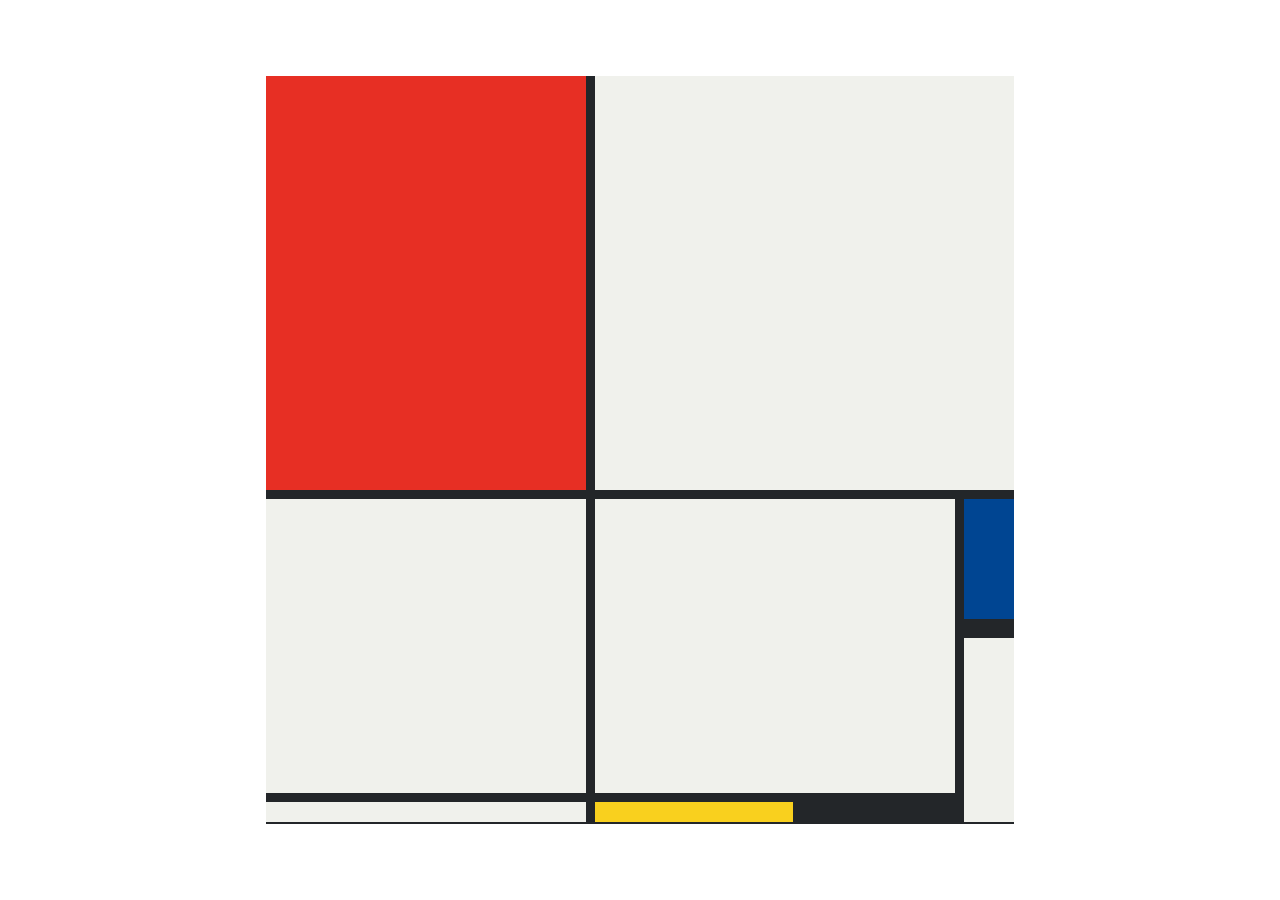
<file: 10.3 Mondrian Project/10.3 Mondrian Project/index.html>
<!DOCTYPE html>
<html lang="en">

<head>
  <meta charset="UTF-8">
  <meta name="viewport" content="width=device-width, initial-scale=1.0">
  <title>Mondrian Project</title>
  <style>
        body{
          display: flex;
          justify-content: center;
          align-items: center;
          height: 100vh;
          margin: 0;
          padding: 0;
      }
      .container{
            height: 748px;
            width: 748px;
            display: grid;
            background-color: #232629;
            grid-template-columns: 320px 198px 153px 50px;
            grid-template-rows: 414px 130px 155px 20px;
            gap: 9px;
      }
      .item{
        background-color: #F0F1EC;
      }

      .red{
        background-color: #E72F24;
      }

      .white1{
          grid-column: span 3;
      }

      .white2{
        grid-row: span 2;
      }
      .white3{
        grid-area: 2 / 2/ 4 /4
      }
      .blue{
        background-color: #004592;
        border-bottom: 10px solid #232629;
      }
      .white4{
        grid-row: span 2;
      }
      .yellow{
        background-color: #F9D01E;
      }
      .black{
        background-color: #232629;
      }
  </style>
</head>

<body>
  <div class="container">
    <div class="item red"></div>
    <div class="item white1"></div>
    <div class="item white2"></div>
    <div class="item white3"></div>
    
    <div class="item blue"></div>
    <div class="item white4"></div>

    <div class="item"></div>
    <div class="item yellow"></div>
    <div class="item black"></div>

</body>
</html>
</file>
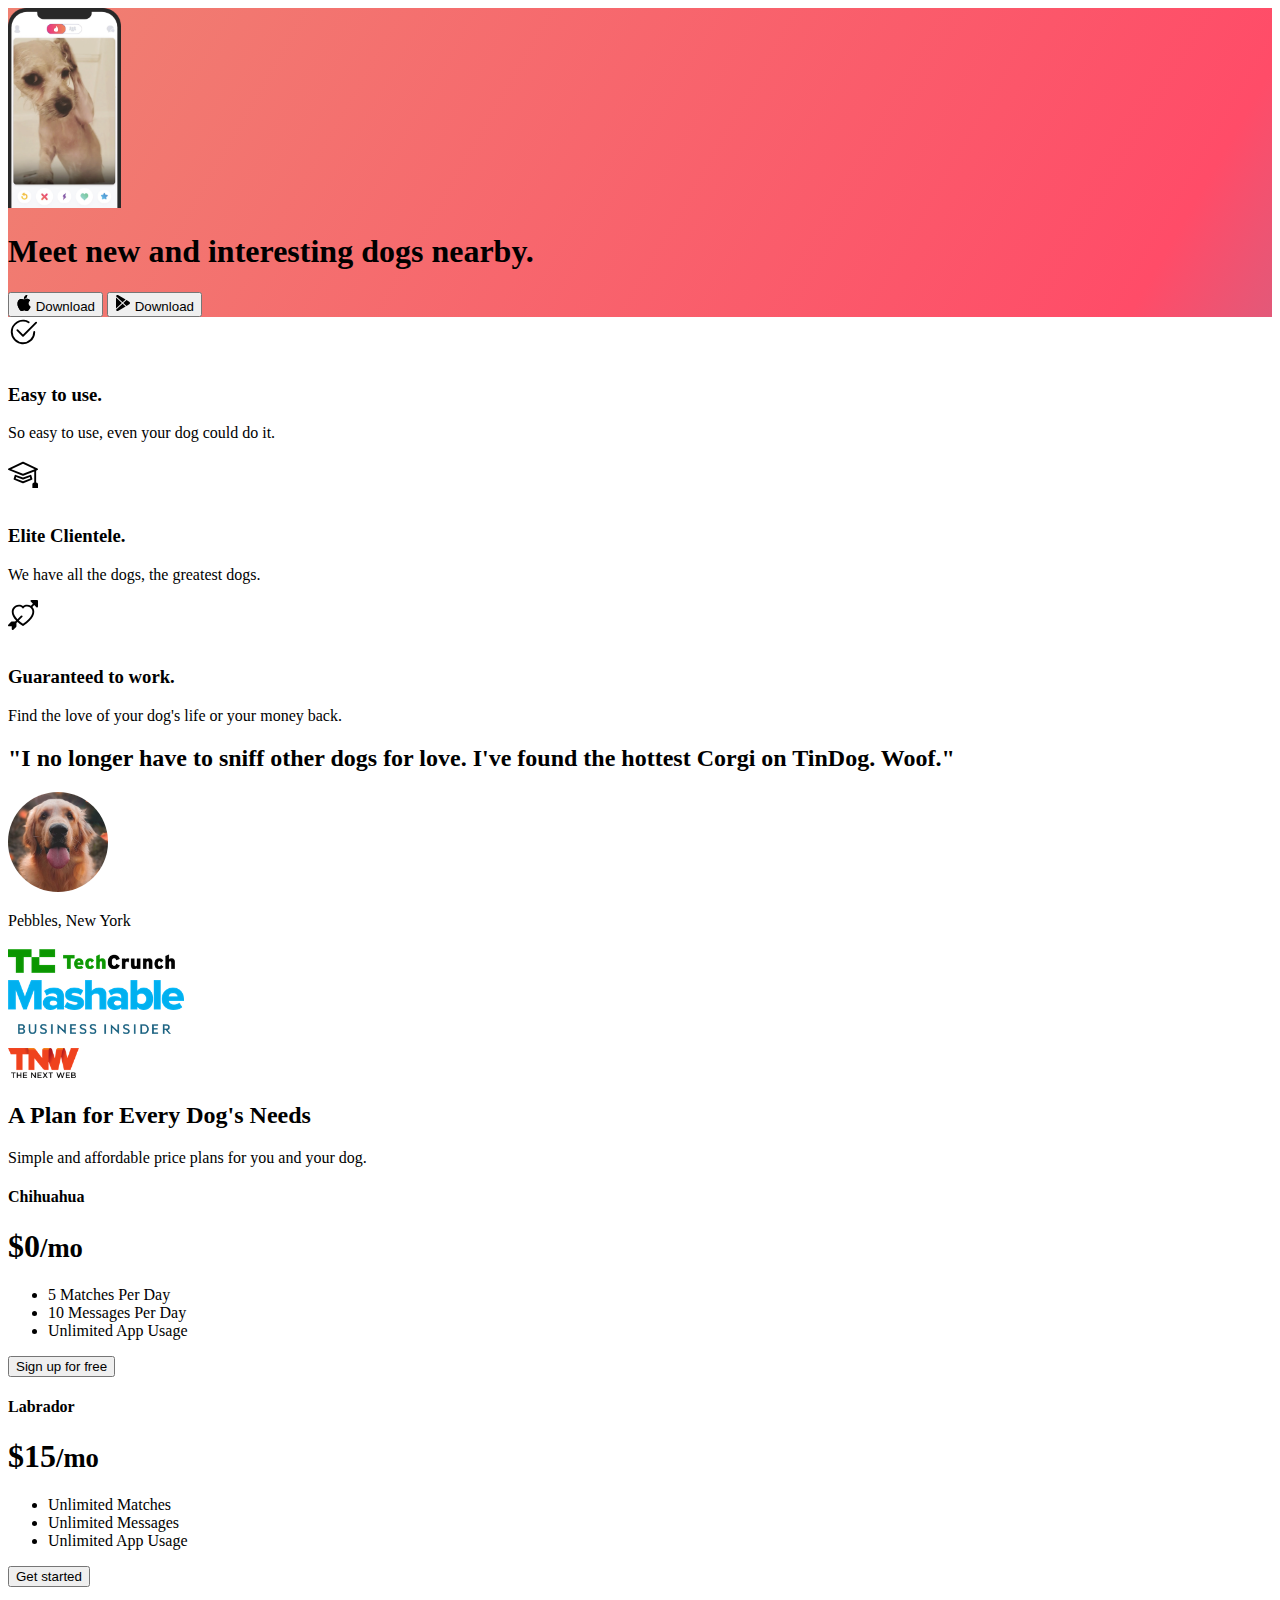
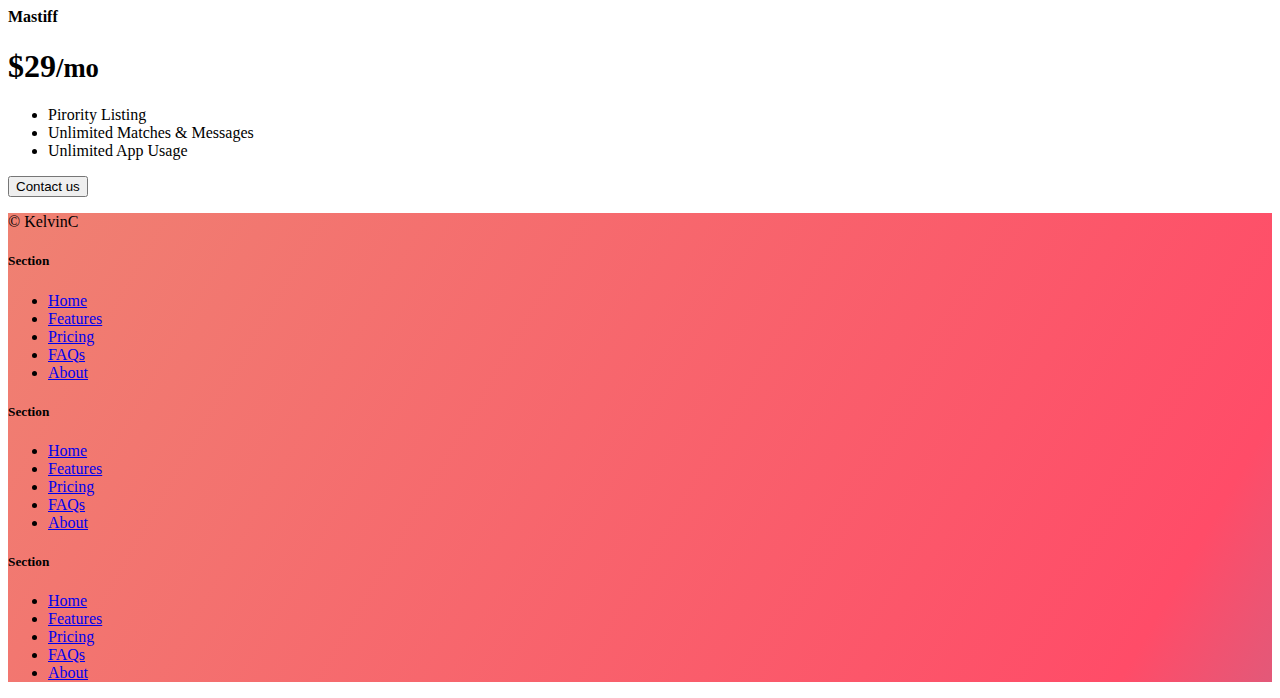
<file: 11.3 TinDog Project_H0_Mark_Anthony/11.3 TinDog Project/index.html>
<!DOCTYPE html>
<html lang="en">

<head>
  <meta charset="UTF-8">
  <meta name="viewport" content="width=device-width, initial-scale=1.0">
  <title>TinDog</title>
  <link href="https://cdn.jsdelivr.net/npm/bootstrap@5.3.0-alpha3/dist/css/bootstrap.min.css" rel="stylesheet"
  integrity="sha384-KK94CHFLLe+nY2dmCWGMq91rCGa5gtU4mk92HdvYe+M/SXH301p5ILy+dN9+nJOZ" crossorigin="anonymous">
<link rel="stylesheet" href="./css/style.css">
</head>

<body>

  <!-- Title -->
  <section id="title"  class="gradient-background">
    <div class="container col-xxl-8 px-4 pt-5">
      <div class="row flex-lg-row-reverse align-items-center g-5 pt-5">
        <div class="col-10 col-sm-8 col-lg-6">
          <img src="./images/iphone.png" class="d-block mx-lg-auto img-fluid" alt="Bootstrap Themes" height="200"
            loading="lazy">
        </div>
        <div class="col-lg-6">
          <h1 class="display-5 fw-bold text-body-emphasis lh-1 mb-3">Meet new and interesting dogs nearby.</h1>

          <div class="d-grid gap-2 d-md-flex justify-content-md-start">
            <button type="button" class="btn btn-light btn-lg px-4 me-md-2"><svg xmlns="http://www.w3.org/2000/svg"
                width="16" height="16" fill="currentColor" class="bi bi-apple mb-1" viewBox="0 0 16 16">
                <path
                  d="M11.182.008C11.148-.03 9.923.023 8.857 1.18c-1.066 1.156-.902 2.482-.878 2.516.024.034 1.52.087 2.475-1.258.955-1.345.762-2.391.728-2.43Zm3.314 11.733c-.048-.096-2.325-1.234-2.113-3.422.212-2.189 1.675-2.789 1.698-2.854.023-.065-.597-.79-1.254-1.157a3.692 3.692 0 0 0-1.563-.434c-.108-.003-.483-.095-1.254.116-.508.139-1.653.589-1.968.607-.316.018-1.256-.522-2.267-.665-.647-.125-1.333.131-1.824.328-.49.196-1.422.754-2.074 2.237-.652 1.482-.311 3.83-.067 4.56.244.729.625 1.924 1.273 2.796.576.984 1.34 1.667 1.659 1.899.319.232 1.219.386 1.843.067.502-.308 1.408-.485 1.766-.472.357.013 1.061.154 1.782.539.571.197 1.111.115 1.652-.105.541-.221 1.324-1.059 2.238-2.758.347-.79.505-1.217.473-1.282Z" />
                <path
                  d="M11.182.008C11.148-.03 9.923.023 8.857 1.18c-1.066 1.156-.902 2.482-.878 2.516.024.034 1.52.087 2.475-1.258.955-1.345.762-2.391.728-2.43Zm3.314 11.733c-.048-.096-2.325-1.234-2.113-3.422.212-2.189 1.675-2.789 1.698-2.854.023-.065-.597-.79-1.254-1.157a3.692 3.692 0 0 0-1.563-.434c-.108-.003-.483-.095-1.254.116-.508.139-1.653.589-1.968.607-.316.018-1.256-.522-2.267-.665-.647-.125-1.333.131-1.824.328-.49.196-1.422.754-2.074 2.237-.652 1.482-.311 3.83-.067 4.56.244.729.625 1.924 1.273 2.796.576.984 1.34 1.667 1.659 1.899.319.232 1.219.386 1.843.067.502-.308 1.408-.485 1.766-.472.357.013 1.061.154 1.782.539.571.197 1.111.115 1.652-.105.541-.221 1.324-1.059 2.238-2.758.347-.79.505-1.217.473-1.282Z" />
              </svg> Download</button>
            <button type="button" class="btn btn-outline-light btn-lg px-4"><svg xmlns="http://www.w3.org/2000/svg"
                width="16" height="16" fill="currentColor" class="bi bi-google-play mb-1" viewBox="0 0 16 16">
                <path
                  d="M14.222 9.374c1.037-.61 1.037-2.137 0-2.748L11.528 5.04 8.32 8l3.207 2.96 2.694-1.586Zm-3.595 2.116L7.583 8.68 1.03 14.73c.201 1.029 1.36 1.61 2.303 1.055l7.294-4.295ZM1 13.396V2.603L6.846 8 1 13.396ZM1.03 1.27l6.553 6.05 3.044-2.81L3.333.215C2.39-.341 1.231.24 1.03 1.27Z" />
              </svg> Download</button>
          </div>
        </div>
      </div>
    </div>
  </section>
  <!-- Features -->
  <section id="features">
    <div class="container mt-5">
      <div class="row g-4 py-5 row-cols-1 row-cols-lg-3">
        <div class="col d-flex align-items-start">
          <div
            class="icon-square text-body-emphasis bg-body-secondary d-inline-flex align-items-center justify-content-center fs-4 flex-shrink-0 me-3">
            <svg xmlns="http://www.w3.org/2000/svg" height="30" fill="currentColor" class="bi bi-check2-circle"
              viewBox="0 0 16 16">
              <path
                d="M2.5 8a5.5 5.5 0 0 1 8.25-4.764.5.5 0 0 0 .5-.866A6.5 6.5 0 1 0 14.5 8a.5.5 0 0 0-1 0 5.5 5.5 0 1 1-11 0z" />
              <path
                d="M15.354 3.354a.5.5 0 0 0-.708-.708L8 9.293 5.354 6.646a.5.5 0 1 0-.708.708l3 3a.5.5 0 0 0 .708 0l7-7z" />
            </svg>
          </div>
          <div>
            <h3 class="fs-2">Easy to use.</h3>
            <p>So easy to use, even your dog could do it.</p>

          </div>
        </div>
        <div class="col d-flex align-items-start">
          <div
            class="icon-square text-body-emphasis bg-body-secondary d-inline-flex align-items-center justify-content-center fs-4 flex-shrink-0 me-3">
            <svg xmlns="http://www.w3.org/2000/svg" height="30" fill="currentColor" class="bi bi-mortarboard"
              viewBox="0 0 16 16">
              <path
                d="M8.211 2.047a.5.5 0 0 0-.422 0l-7.5 3.5a.5.5 0 0 0 .025.917l7.5 3a.5.5 0 0 0 .372 0L14 7.14V13a1 1 0 0 0-1 1v2h3v-2a1 1 0 0 0-1-1V6.739l.686-.275a.5.5 0 0 0 .025-.917l-7.5-3.5ZM8 8.46 1.758 5.965 8 3.052l6.242 2.913L8 8.46Z" />
              <path
                d="M4.176 9.032a.5.5 0 0 0-.656.327l-.5 1.7a.5.5 0 0 0 .294.605l4.5 1.8a.5.5 0 0 0 .372 0l4.5-1.8a.5.5 0 0 0 .294-.605l-.5-1.7a.5.5 0 0 0-.656-.327L8 10.466 4.176 9.032Zm-.068 1.873.22-.748 3.496 1.311a.5.5 0 0 0 .352 0l3.496-1.311.22.748L8 12.46l-3.892-1.556Z" />
            </svg>
          </div>
          <div>
            <h3 class="fs-2">Elite Clientele.</h3>
            <p>We have all the dogs, the greatest dogs.</p>

          </div>
        </div>
        <div class="col d-flex align-items-start">
          <div
            class="icon-square text-body-emphasis bg-body-secondary d-inline-flex align-items-center justify-content-center fs-4 flex-shrink-0 me-3">
            <svg xmlns="http://www.w3.org/2000/svg" height="30" fill="currentColor" class="bi bi-arrow-through-heart"
              viewBox="0 0 16 16">
              <path fill-rule="evenodd"
                d="M2.854 15.854A.5.5 0 0 1 2 15.5V14H.5a.5.5 0 0 1-.354-.854l1.5-1.5A.5.5 0 0 1 2 11.5h1.793l.53-.53c-.771-.802-1.328-1.58-1.704-2.32-.798-1.575-.775-2.996-.213-4.092C3.426 2.565 6.18 1.809 8 3.233c1.25-.98 2.944-.928 4.212-.152L13.292 2 12.147.854A.5.5 0 0 1 12.5 0h3a.5.5 0 0 1 .5.5v3a.5.5 0 0 1-.854.354L14 2.707l-1.006 1.006c.236.248.44.531.6.845.562 1.096.585 2.517-.213 4.092-.793 1.563-2.395 3.288-5.105 5.08L8 13.912l-.276-.182a21.86 21.86 0 0 1-2.685-2.062l-.539.54V14a.5.5 0 0 1-.146.354l-1.5 1.5Zm2.893-4.894A20.419 20.419 0 0 0 8 12.71c2.456-1.666 3.827-3.207 4.489-4.512.679-1.34.607-2.42.215-3.185-.817-1.595-3.087-2.054-4.346-.761L8 4.62l-.358-.368c-1.259-1.293-3.53-.834-4.346.761-.392.766-.464 1.845.215 3.185.323.636.815 1.33 1.519 2.065l1.866-1.867a.5.5 0 1 1 .708.708L5.747 10.96Z" />
            </svg>
          </div>
          <div>
            <h3 class="fs-2">Guaranteed to work.</h3>
            <p>Find the love of your dog's life or your money back.</p>

          </div>
        </div>
      </div>
    </div>
  </section>
  <!-- Testimonial -->
  <section id="testimonial">
    <div class="my-5">
      <div class="p-5 text-center bg-body-tertiary">
        <div class="container py-5">
          <h2 class="text-body-emphasis">"I no longer have to sniff other dogs for love. I've found the hottest Corgi on
            TinDog. Woof."</h2>
          <img class="profile-img mt-5" src="./images/dog-img.jpg" alt="dog image">
          <p class="col-lg-8 mx-auto lead mt-2">
            Pebbles, New York
          </p>
        </div>

        <div class="container">
          <div class="row">
            <div class="col-lg-3 col-sm-12">
              <img src="./images/techcrunch.png" alt="techcrunch" height="30">
            </div>
            <div class="col-lg-3 col-sm-12">
              <img src="./images/mashable.png" alt="mashable" height="30">
            </div>
            <div class="col-lg-3 col-sm-12">
              <img src="./images/bizinsider.png" alt="bizinsider" height="30">
            </div>
            <div class="col-lg-3 col-sm-12">
              <img src="./images/tnw.png" alt="tnw" height="30">
            </div>
          </div>
        </div>
      </div>
    </div>

  </section>
  <!-- Pricing -->
  <section id="pricing">
    <div class="container">
      <div class="pricing-header p-3 pb-md-4 mx-auto text-center">
        <h2 class="display-4 fw-normal">A Plan for Every Dog's Needs</h2>
        <p class="fs-5 text-body-secondary">Simple and affordable price plans for you and your dog.
      </div>
      <div class="row row-cols-1 row-cols-md-3 mb-3 text-center">
        <div class="col">
          <div class="card mb-4 rounded-3 shadow-sm">
            <div class="card-header py-3">
              <h4 class="my-0 fw-normal">Chihuahua</h4>
            </div>
            <div class="card-body">
              <h1 class="card-title pricing-card-title">$0<small class="text-body-secondary fw-light">/mo</small></h1>
              <ul class="list-unstyled mt-3 mb-4">
                <li>5 Matches Per Day</li>
                <li>10 Messages Per Day</li>
                <li>Unlimited App Usage</li>
              </ul>
              <button type="button" class="w-100 btn btn-lg btn-outline-dark">Sign up for free</button>
            </div>
          </div>
        </div>
        <div class="col">
          <div class="card mb-4 rounded-3 shadow-sm">
            <div class="card-header py-3">
              <h4 class="my-0 fw-normal">Labrador</h4>
            </div>
            <div class="card-body">
              <h1 class="card-title pricing-card-title">$15<small class="text-body-secondary fw-light">/mo</small></h1>
              <ul class="list-unstyled mt-3 mb-4">
                <li>Unlimited Matches</li>
                <li>Unlimited Messages</li>
                <li>Unlimited App Usage</li>
              </ul>
              <button type="button" class="w-100 btn btn-lg btn-dark">Get started</button>
            </div>
          </div>
        </div>
        <div class="col">
          <div class="card mb-4 rounded-3 shadow-sm border-dark">
            <div class="card-header py-3 text-bg-dark border-dark">
              <h4 class="my-0 fw-normal">Mastiff</h4>
            </div>
            <div class="card-body">
              <h1 class="card-title pricing-card-title">$29<small class="text-body-secondary fw-light">/mo</small></h1>
              <ul class="list-unstyled mt-3 mb-4">
                <li>Pirority Listing</li>
                <li>Unlimited Matches & Messages</li>
                <li>Unlimited App Usage</li>
              </ul>
              <button type="button" class="w-100 btn btn-lg btn-dark">Contact us</button>
            </div>
          </div>
        </div>
      </div>
    </div>

  </section>
  <!-- Footer -->
  <section id="footer" class="gradient-background">
    <div class="container ">
      <footer class="row row-cols-1 row-cols-sm-2 row-cols-md-5 py-5 mt-5">
        <div class="col mb-3">

          <p class="text-body-secondary">© KelvinC

          </p>
        </div>

        <div class="col mb-3">

        </div>

        <div class="col mb-3">
          <h5>Section</h5>
          <ul class="nav flex-column">
            <li class="nav-item mb-2"><a href="#" class="nav-link p-0 text-body-secondary">Home</a></li>
            <li class="nav-item mb-2"><a href="#" class="nav-link p-0 text-body-secondary">Features</a></li>
            <li class="nav-item mb-2"><a href="#" class="nav-link p-0 text-body-secondary">Pricing</a></li>
            <li class="nav-item mb-2"><a href="#" class="nav-link p-0 text-body-secondary">FAQs</a></li>
            <li class="nav-item mb-2"><a href="#" class="nav-link p-0 text-body-secondary">About</a></li>
          </ul>
        </div>

        <div class="col mb-3">
          <h5>Section</h5>
          <ul class="nav flex-column">
            <li class="nav-item mb-2"><a href="#" class="nav-link p-0 text-body-secondary">Home</a></li>
            <li class="nav-item mb-2"><a href="#" class="nav-link p-0 text-body-secondary">Features</a></li>
            <li class="nav-item mb-2"><a href="#" class="nav-link p-0 text-body-secondary">Pricing</a></li>
            <li class="nav-item mb-2"><a href="#" class="nav-link p-0 text-body-secondary">FAQs</a></li>
            <li class="nav-item mb-2"><a href="#" class="nav-link p-0 text-body-secondary">About</a></li>
          </ul>
        </div>

        <div class="col mb-3">
          <h5>Section</h5>
          <ul class="nav flex-column">
            <li class="nav-item mb-2"><a href="#" class="nav-link p-0 text-body-secondary">Home</a></li>
            <li class="nav-item mb-2"><a href="#" class="nav-link p-0 text-body-secondary">Features</a></li>
            <li class="nav-item mb-2"><a href="#" class="nav-link p-0 text-body-secondary">Pricing</a></li>
            <li class="nav-item mb-2"><a href="#" class="nav-link p-0 text-body-secondary">FAQs</a></li>
            <li class="nav-item mb-2"><a href="#" class="nav-link p-0 text-body-secondary">About</a></li>
          </ul>
        </div>
      </footer>
    </div>

  </section>
</body>

</html>
</file>
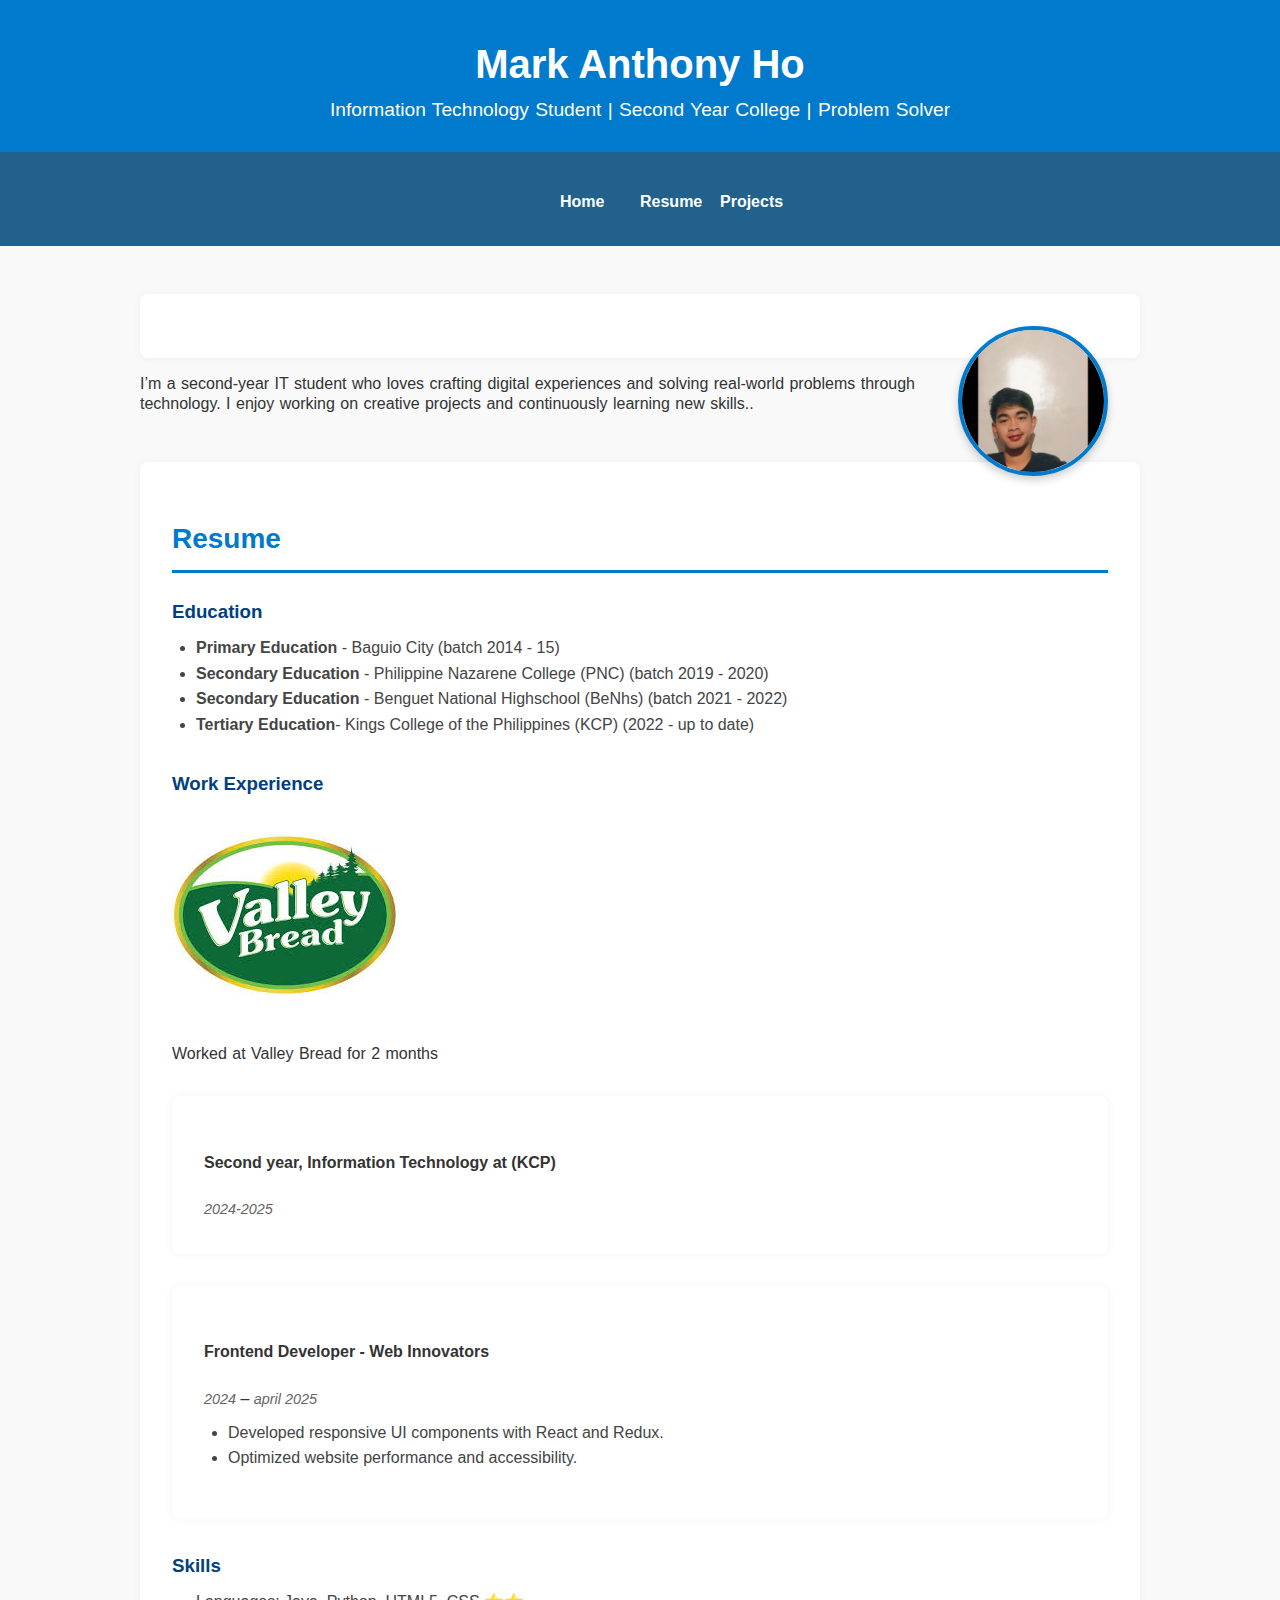
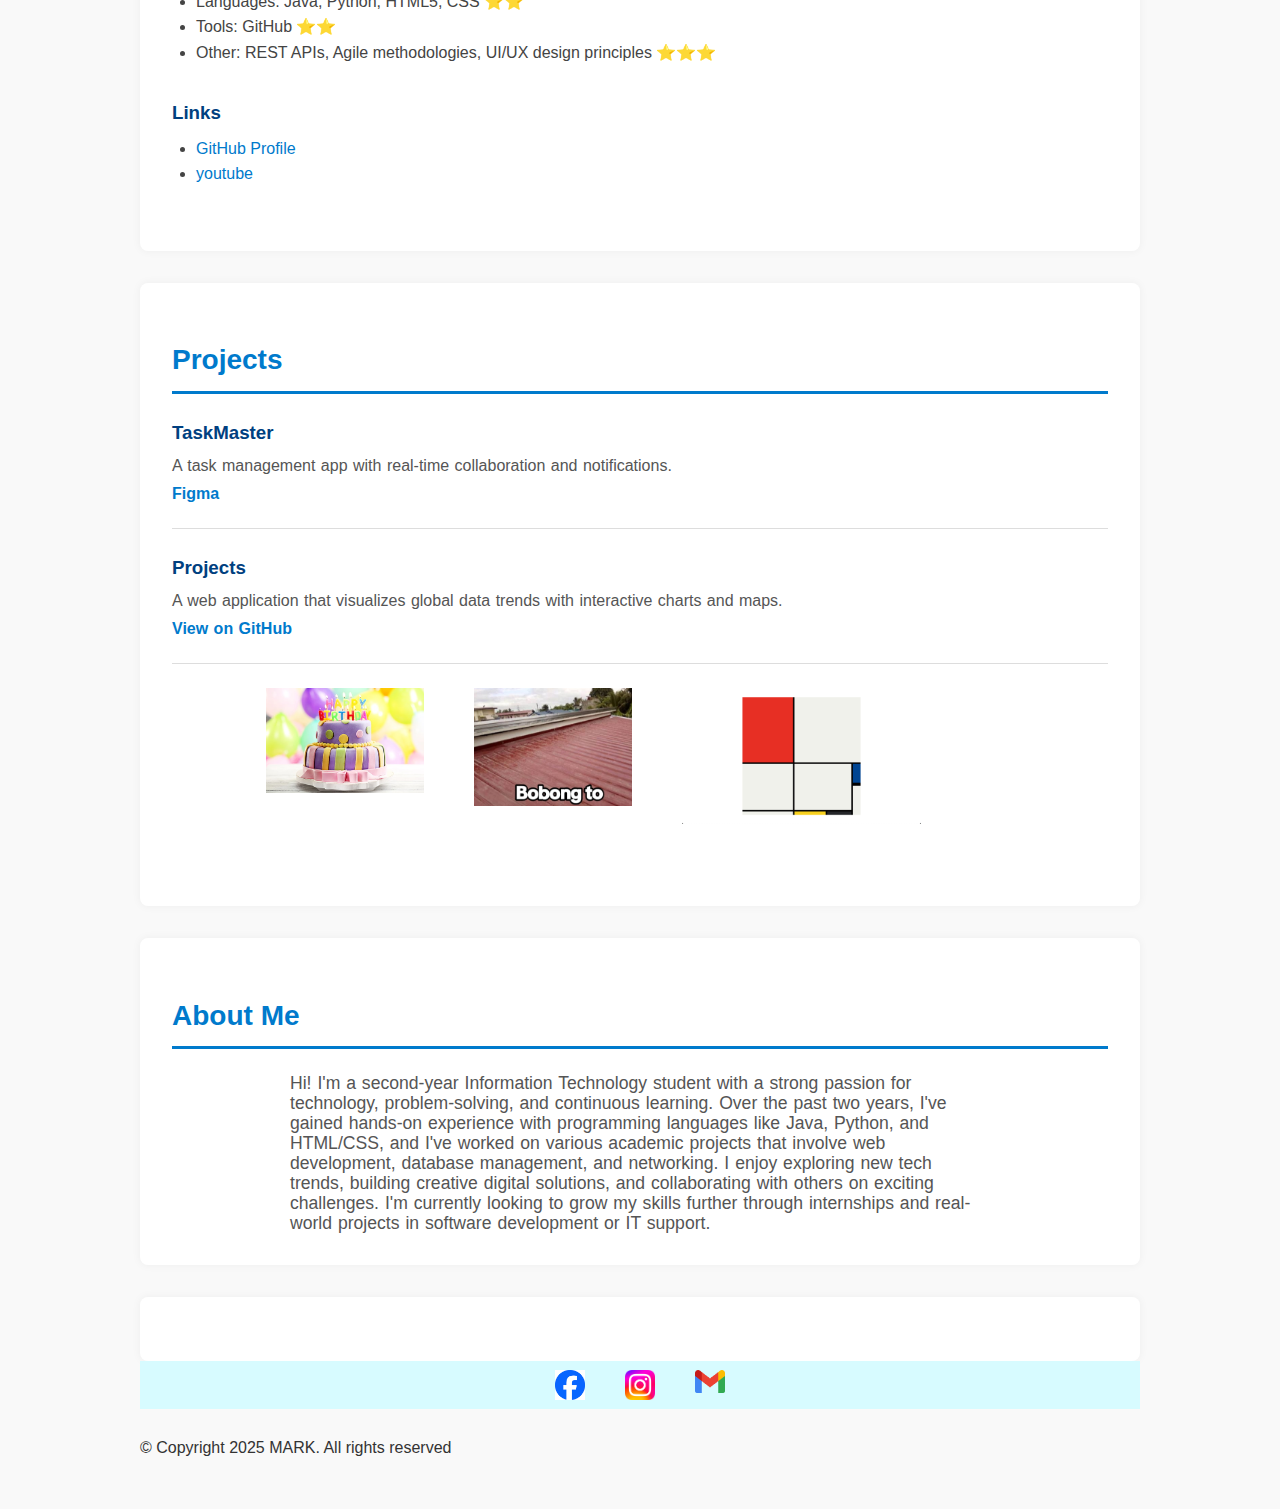
<file: MORE/per.html>
<!DOCTYPE html>
<html lang="en">
<head>
  <meta charset="UTF-8" />
  <meta name="viewport" content="width=device-width, initial-scale=1" />
  <title>Mark Anthony Ho - Resume</title>
  <style>
    /* Reset and base */
    *, *::before, *::after {
      box-sizing: border-box;
    }
    body {
      margin: 0;
      font-family: 'Segoe UI', Tahoma, Geneva, Verdana, sans-serif;
      line-height: 1.6;
      color: #333;
      background-color: #f9f9f9;
    }

    a {
      height: 30px;
      width: 30px;
    }

    .contact-icons {
    display: flex;
    justify-content: center;
    gap: 40px;
    flex-wrap: wrap;
    }

    p {
    font-family: "Inter", sans-serif;
    font-weight: 300;
    font-size: 1rem;
    word-spacing: 1px;
    line-height: 20px;
}

p {
    display: block;
    margin-block-start: 1em;
    margin-block-end: 1em;
    margin-inline-start: 0px;
    margin-inline-end: 0px;
    unicode-bidi: isolate;
}


.project-1 {
 width: 2000px;
}
.project-2 {
width: 2000px;
}


    .project-container {
    display: flex;
    justify-content: space-between;
    width: 80%;
    padding-left: 10%;
    padding-bottom: 50px;
    gap: 50px;
}

    .pic1 {
      width: 150px;
    height: 150px;
    border-radius: 50%;
    object-fit: cover;
    border: 3px solid #4CAF50;
    box-shadow: 0 4px 8px rgba(0, 0, 0, 0.2);
    transition: transform 0.3s ease;
    float: right;
    }

    #par{
      display: flex;
      font-family: "Montserrat", sans-serif;
      font-size: 15px;
      justify-content: center;

    }

    a {
      color: #007acc;
      text-decoration: none;
    }
    a:hover, a:focus {
      text-decoration: underline;
    }
    img {
      max-width: 100%;
      height: auto;
      display: block;
    }

    /* Container */
    .container {
      width: 90%;
      max-width: 1000px;
      margin: 0 auto;
      padding: 1rem 0 3rem;
    }

    /* Header & Nav */
    header {
      background-color: #007acc;
      color: white;
      padding: 2rem 0;
      text-align: center;
    }
    header h1 {
      margin: 0 0 0.25rem;
      font-size: 2.5rem;
    }
    header p {
      font-size: 1.2rem;
      margin: 0;
    }
    nav {
      background: #21618c;
      display: flex;
      justify-content: center;
      gap: 3rem;
      padding: 2rem 0;
      flex-wrap: nowrap;
    }
    nav a {
      color: white;
      font-weight: 600;
      font-size: 1rem;
      padding: 0.30rem 1rem;
      border-radius: 4px;
      transition: background-color 0.3s ease;
    }
    nav a:hover, nav a:focus {
      background-color: #142f49;
      outline: none;
    }

    /* Sections */
    section {
      background: white;
      margin-top: 2rem;
      padding: 2rem;
      border-radius: 8px;
      box-shadow: 0 0 10px rgba(0,0,0,0.05);
    }
    section h2 {
      border-bottom: 3px solid #007acc;
      padding-bottom: 0.5rem;
      margin-bottom: 1.5rem;
      font-size: 1.75rem;
      color: #007acc;
    }

    /* Hero Section */
    #hero {
      text-align: center;
    }
    #hero img {
      border-radius: 50%;
      width: 150px;
      height: 150px;
      object-fit: cover;
      margin-bottom: 1rem;
      border: 4px solid #007acc;
    }
    #hero p {
      max-width: 600px;
      margin: 0 auto;
      font-size: 1.1rem;
      color: #555;
    }

    /* Resume Section */
    #resume article {
      margin-bottom: 2rem;
    }
    #resume h3 {
      margin-bottom: 0.25rem;
      color: #004080;
    }
    #resume time {
      font-style: italic;
      color: #666;
      font-size: 0.9rem;
    }
    #resume ul {
      list-style-type: disc;
      padding-left: 1.5rem;
      margin-top: 0.5rem;
      color: #444;
    }

    /* Projects Section */
    #projects .project {
      margin-bottom: 1.5rem;
      border-bottom: 1px solid #ddd;
      padding-bottom: 1rem;
    }
    #projects .project:last-child {
      border-bottom: none;
    }
    #projects .project h3 {
      margin: 0 0 0.5rem;
      color: #004080;
    }
    #projects .project p {
      margin: 0 0 0.5rem;
      color: #555;
    }
    #projects .project a {
      font-weight: 600;
    }

    /* About Me */
    #about p {
      max-width: 700px;
      margin: 0 auto;
      color: #555;
      font-size: 1.1rem;
    }

    /* Responsive */
    @media (max-width: 600px) {
      nav {
        gap: 2rem;
      }
      header h1 {
        font-size: 3rem;
      }
      section {
        padding: 1rem;
      }
      #hero p {
        font-size: 2rem;
      }
    }

    .contact-icons {
      height: 3rem;
    background-color: #d7fbff;
    display: flex;
    align-items: center;
    }

  </style>

</head>
<body>

  <header>
    <h1>Mark Anthony Ho</h1>
    <p>Information Technology Student | Second Year College | Problem Solver</p>
  </header>

  <nav aria-label="Primary navigation">
    <a href="#hero">Home</a>
    <a href="#resume">Resume</a>
    <a href="#projects">Projects</a>
  </nav>

  <main class="container">

    <!-- Hero Section -->
    <section id="hero" aria-label="Introduction">
      <img src="../MORE/pic/890c0671-344b-4956-b316-f2c2dd2998e6.jpg" class="pic1" alt="Anthony" />
    </section>
    <div id="par">
    <p>I’m a second-year IT student who loves crafting digital experiences and solving real-world problems through technology. I enjoy working on creative projects and continuously learning new skills..</p>
  </div>

    <!-- Resume Section -->
    <section id="resume" aria-label="Resume">
      <h2>Resume</h2>

      <article aria-labelledby="education-title">
        <h3 id="education-title">Education</h3>
        <ul>
          <li><strong>Primary Education</strong> - Baguio City (batch 2014 - 15)</li>
          <li><strong>Secondary Education</strong> - Philippine Nazarene College (PNC) (batch 2019 - 2020)</li>
          <li><strong>Secondary Education</strong> - Benguet National Highschool (BeNhs) (batch 2021 - 2022)</li>
          <li><strong>Tertiary Education</strong>- Kings College of the Philippines (KCP) (2022 - up to date)</li>
        </ul>
      </article>

      <article aria-labelledby="work-experience-title">
        <h3 id="work-experience-title">Work Experience</h3>
        <a href="https://valleybread.com/">
          <img class="bread" src="../pic/images.jpg" alt="bread">
        </a>
        <p> Worked at Valley Bread for 2 months</p>

        <section aria-label="Job at Tech Solutions Inc.">
          <h4>Second year, Information Technology at (KCP)</h4>
          <time datetime="2024-2025">2024-2025</time><time datetime="2024-04"></time>
          </div>


          
        </section>

        <section aria-label="Job at Web Innovators">
          <h4>Frontend Developer - Web Innovators</h4>
          <time datetime="2024">2024</time> – <time datetime="2025-04">april 2025</time>
          <ul>
            <li>Developed responsive UI components with React and Redux.</li>
            <li>Optimized website performance and accessibility.</li>
          </ul>
        </section>
      </article>

      <article aria-labelledby="skills-title">
        <h3 id="skills-title">Skills</h3>
        <ul>
          <li>Languages: Java, Python, HTML5, CSS ⭐️⭐️</li>
          <li>Tools: GitHub ⭐️⭐️</li>
          <li>Other: REST APIs, Agile methodologies, UI/UX design principles ⭐️⭐️⭐️</li>
        </ul>
      </article>

      <article aria-labelledby="links-title">
        <h3 id="links-title">Links</h3>
        <ul>
          <li><a href="https://github.com/Douglast911" target="_blank" rel="noopener noreferrer">GitHub Profile</a></li>
          <li><a href="https://studio.youtube.com/channel/UCxt1cg3Y00IJ0tbYib-svDw" target="_blank" rel="noopener noreferrer">youtube</a></li>
        </ul>
      </article>
    </section>

    <!-- Projects Section -->
    <section id="projects" aria-label="Projects and Previous Work">
      <h2>Projects</h2>

      <div class="project">
        <h3>TaskMaster</h3>
        <p>A task management app with real-time collaboration and notifications.</p>
        <p><a href="https://www.figma.com/files/team/1332292148429794077/recents-and-sharing?fuid=1332267598087960970" target="_blank" rel="noopener noreferrer">Figma</a></p>
      </div>

      <div class="project">
        <h3>Projects</h3>
        <p>A web application that visualizes global data trends with interactive charts and maps.</p>
        <p><a href="https://github.com/" target="_blank" rel="noopener noreferrer">View on GitHub</a></p>
      </div>

      <div class="project-container">
        <div class="project-card">
          <a href="../MORE/projctcard/Birthday Invite Project.html">
            <img class="project-1" src="../MORE/projctcard/birthday-cake3.4.jpeg" alt="birthday invitation">
          </a>
      </div>
      <div class="project-card">
        <a href="./movitational/Motivational/Motivational/inde.html">
          <img class="project-2" src="./movitational/Motivational/Motivational/434919628_7471467906222655_2232697860109488030_n.jpg" alt="motivational">
        </a>
      </div>
      <div class="project-card">
        <a href="../10.3 Mondrian Project/10.3 Mondrian Project/index.html">
          <img class="project-3" src="../10.3 Mondrian Project/10.3 Mondrian Project/goal.png" alt="Mondarian">
          </a>
      </div>

    </section>

    <!-- About Me Section -->
    <section id="about" aria-label="About Me">
      <h2>About Me</h2>
      <p>
        Hi! I'm a second-year Information Technology student with a strong passion for technology, problem-solving, and continuous learning. Over the past two years, I've gained hands-on experience with programming languages like Java, Python, and HTML/CSS, and I've worked on various academic projects that involve web development, database management, and networking. I enjoy exploring new tech trends, building creative digital solutions, and collaborating with others on exciting challenges. I'm currently looking to grow my skills further through internships and real-world projects in software development or IT support.
      </p>
    </section>

    <!-- Contact Section -->
     <section id="contact">

     </section>
     <div class="container-icon">
   <div class="contact-icons">
    <a href="https://www.facebook.com/ccomikks">
      <img src="./Contacts/facebook.png" alt="fb" class="icon">
    </a>
    <a href="https://www.instagram.com/ccomikks/">
      <img src="./Contacts/Instagram.png" alt="insta" class="icon">
    </a>
    <a href="https://mail.google.com/mail/u/0/#inbox">
      <img src="./Contacts/Gmail.png" alt="email" class="icon">
    </a>   
   </div>
  </div>
</section>
  <br> © Copyright 2025 MARK. All rights reserved



  </main>
</body>
</html>
</file>
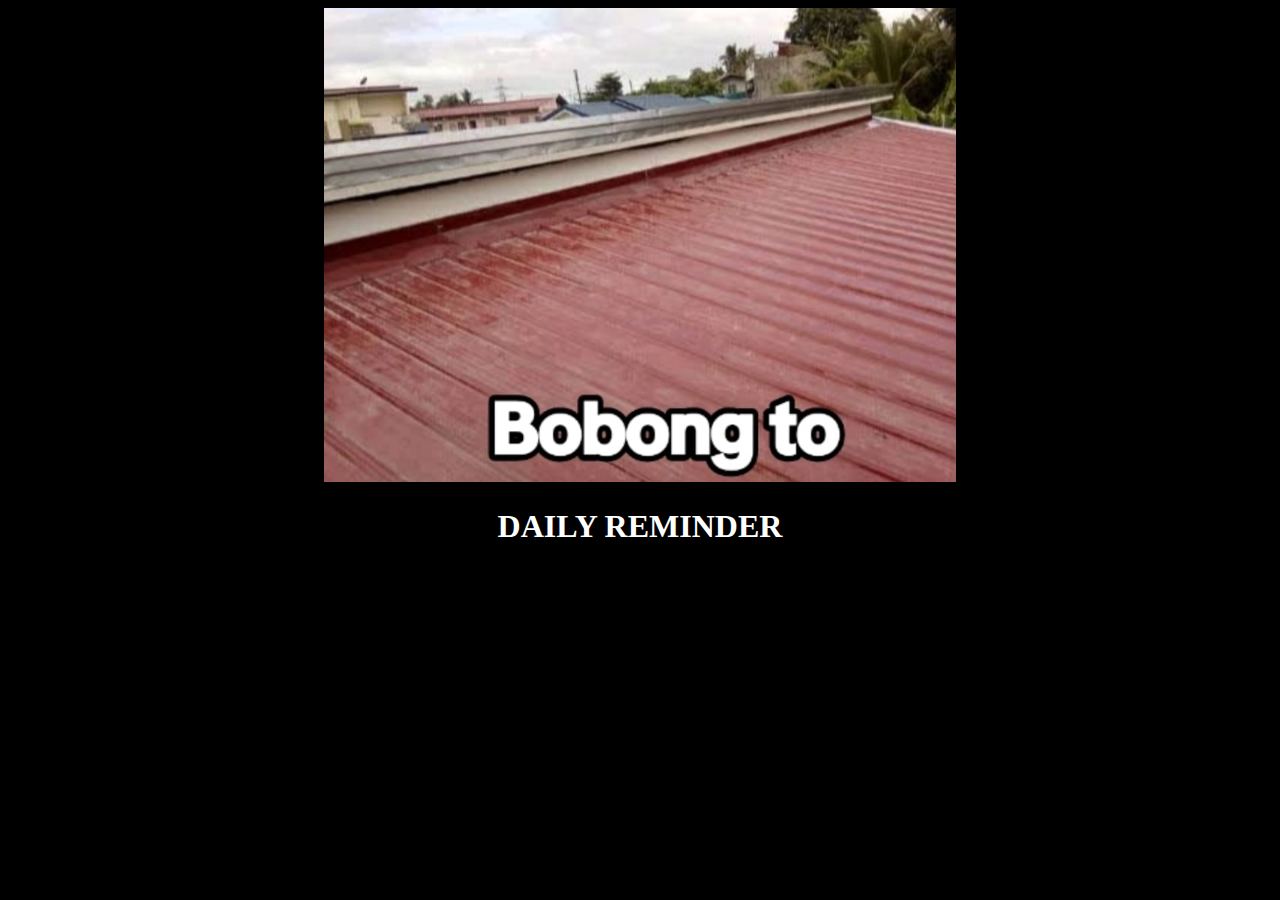
<file: MORE/movitational/Motivational/Motivational/inde.html>
<!-- 
  TODO: Create a motivational post website.
Style it how ever you like. 
Look at the goal image for inspiration.
But it must have the following features:
1. The main h1 text should be using the Regular Libre Baskerville Font from Google Fonts:
  https://fonts.google.com/specimen/Libre+Baskerville
2. The text should be white and background black.
3. Add your own image into the images folder inside assets. It should have a 5px white border.
4. The text should be center aligned.
5. Create a div to contain the h1, p and img elements. Adjust the margins so that the image and text are centered on the page. 
  Hint: You horizontally center a div by giving it a width of 50% and a margin-left of 25%.
  Hint: Set the image to have a width of 100% so it fills the div. 
6. Read about the text-transform property on MDN docs to make the h1 uppercase with CSS.
  https://developer.mozilla.org/en-US/docs/Web/CSS/text-transform 
-->

<!DOCTYPE html>
<html lang="en">
  <head>
    <meta charset="UTF-8">
    <meta name="viewport" content="width=device-width, initial-scale=1.0">
    <title>Motivational Meme</title>
    <link rel="stylesheet" href="style.css">
  </head>

  <body>

    <div 
    class="meme">
    <img src="..//Motivational/434919628_7471467906222655_2232697860109488030_n.jpg" alt= "MEME" id="pic">
    <h1 id="text"
    >DAILY REMINDER
  </h1>
    </div>

  </body>
</html>
</file>
<file: 11.3 TinDog Project_H0_Mark_Anthony/11.3 TinDog Project/css/style.css>
.gradient-background {
  background: linear-gradient(300deg, #00bfff, #ff4c68, #ef8172);
  background-size: 180% 180%;
  animation: gradient-animation 18s ease infinite;
}

@keyframes gradient-animation {
  0% {
    background-position: 0% 50%;
  }
  50% {
    background-position: 100% 50%;
  }
  100% {
    background-position: 0% 50%;
  }
}

.icon-square {
  width: 3rem;
  height: 3rem;
  border-radius: 0.75rem;
}

.profile-img {
  height: 100px;
  border-radius: 50%;
}
</file>
<file: MORE/movitational/Motivational/Motivational/style.css>
body{
    background-color: black;
}
.meme{
    width: 50%;
    margin-left: 25%;
}

#pic{
    width: 100%;
    border: 5px;
    border-color: white;
}
#text{
    color: white;
    background-color: black;
    text-align: center;
}
</file>
